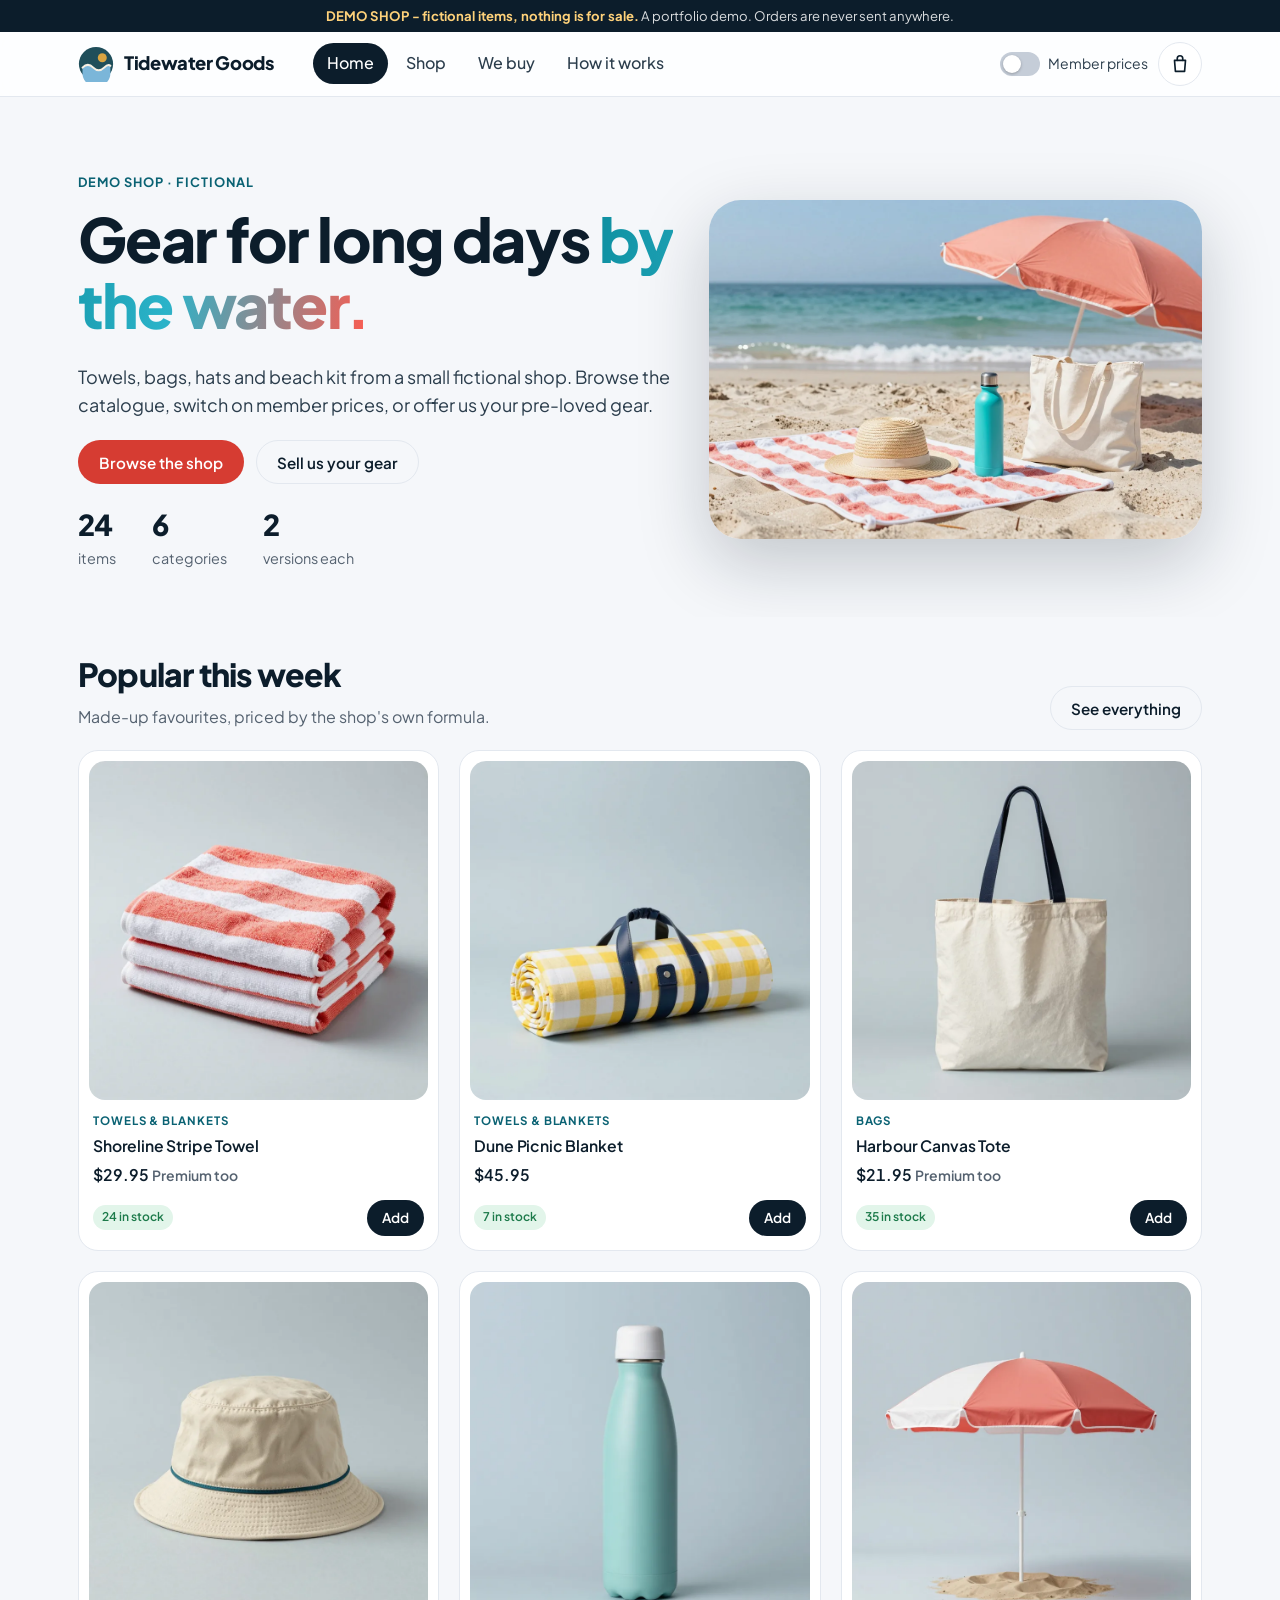
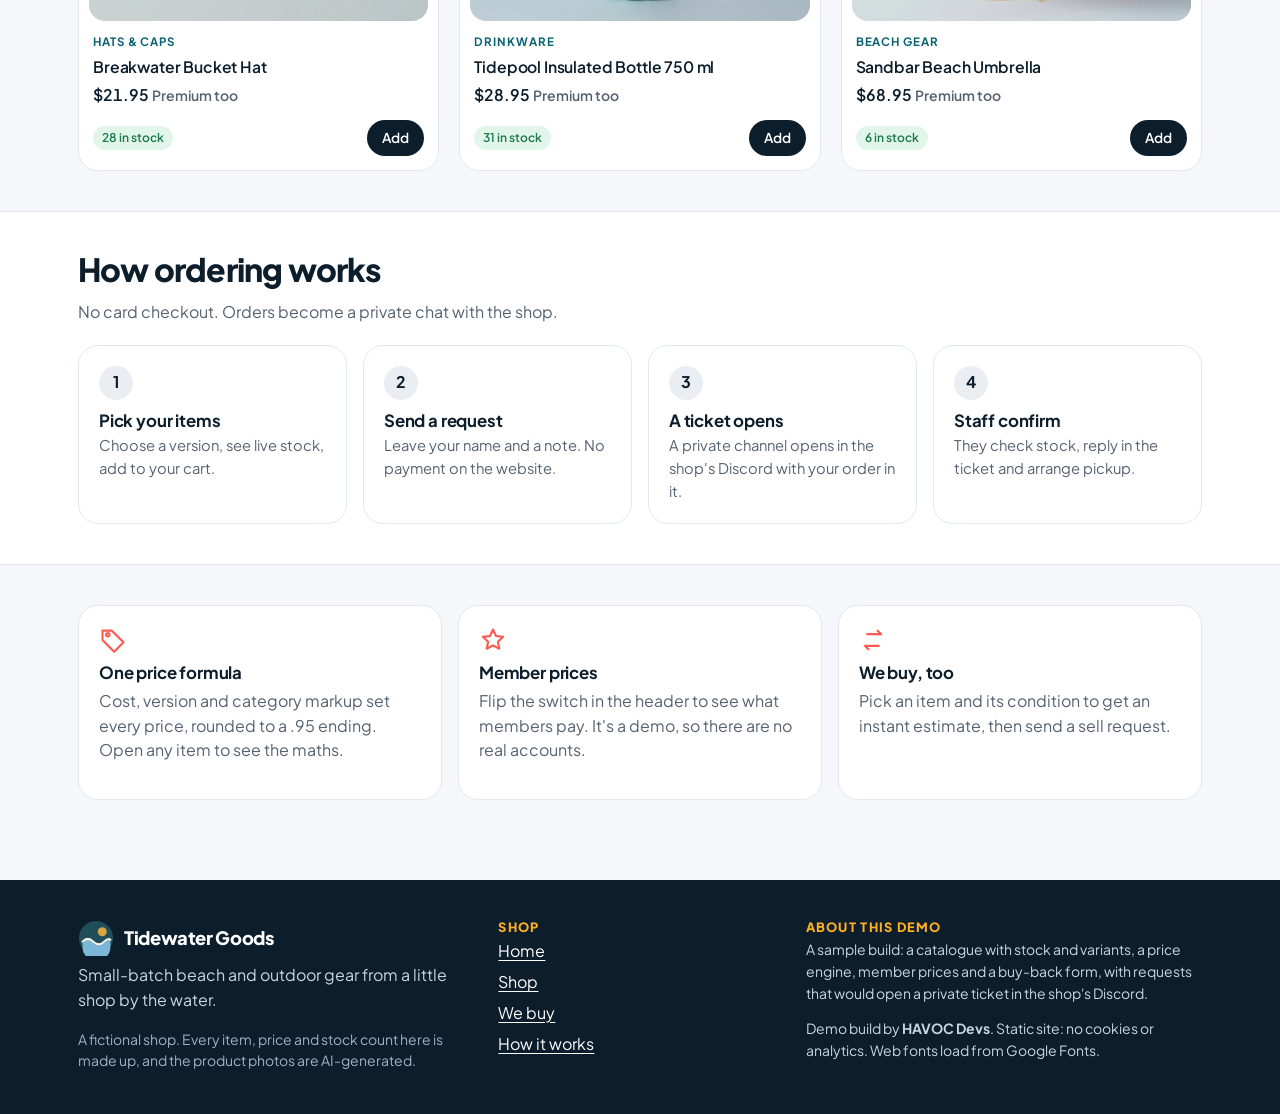
<file: index.html>
<!doctype html>
<html lang="en-AU">
<head>
<meta charset="utf-8">
<meta name="viewport" content="width=device-width, initial-scale=1">
<title>Tidewater Goods · beach and outdoor gear (demo shop)</title>
<meta name="description" content="Tidewater Goods is a fictional demo shop: a catalogue with stock and variants, a price engine, member prices and a buy-back form. Nothing is for sale.">
<meta name="robots" content="noindex">
<meta name="theme-color" content="#16343b">
<link rel="icon" href="assets/favicon.svg" type="image/svg+xml">
<link rel="preconnect" href="https://fonts.googleapis.com">
<link rel="preconnect" href="https://fonts.gstatic.com" crossorigin>
<link rel="stylesheet" href="https://fonts.googleapis.com/css2?family=Plus+Jakarta+Sans:wght@400;500;600;700;800&display=swap">
<link rel="stylesheet" href="assets/css/style.css">
<script src="assets/js/art.js" defer></script>
<script src="assets/js/app.js" defer></script>
</head>
<body data-page="home">
<main id="main">
  <section class="hero">
    <div class="wrap hero-grid">
      <div>
        <span class="eyebrow">Demo shop · fictional</span>
        <h1>Gear for long days <em>by the water.</em></h1>
        <p class="lead">Towels, bags, hats and beach kit from a small fictional shop. Browse the catalogue, switch on member prices, or offer us your pre-loved gear.</p>
        <div class="hero-ctas">
          <a class="btn btn-primary" href="shop.html">Browse the shop</a>
          <a class="btn btn-ghost" href="sell.html">Sell us your gear</a>
        </div>
        <div class="hero-stats" aria-label="Shop at a glance">
          <div><strong id="stat-items">24</strong>items</div>
          <div><strong id="stat-cats">6</strong>categories</div>
          <div><strong>2</strong>versions each</div>
        </div>
      </div>
      <div class="hero-art" id="hero-art" aria-hidden="true"></div>
    </div>
  </section>

  <section class="section">
    <div class="wrap">
      <div class="section-head">
        <div><h2>Popular this week</h2><p>Made-up favourites, priced by the shop's own formula.</p></div>
        <a class="btn btn-ghost" href="shop.html">See everything</a>
      </div>
      <div class="grid" id="featured"></div>
    </div>
  </section>

  <section class="section band">
    <div class="wrap">
      <div class="section-head"><div><h2>How ordering works</h2><p>No card checkout. Orders become a private chat with the shop.</p></div></div>
      <ol class="steps">
        <li><h3>Pick your items</h3><p>Choose a version, see live stock, add to your cart.</p></li>
        <li><h3>Send a request</h3><p>Leave your name and a note. No payment on the website.</p></li>
        <li><h3>A ticket opens</h3><p>A private channel opens in the shop's Discord with your order in it.</p></li>
        <li><h3>Staff confirm</h3><p>They check stock, reply in the ticket and arrange pickup.</p></li>
      </ol>
    </div>
  </section>

  <section class="section">
    <div class="wrap features">
      <div class="feature">
        <svg class="icon" viewBox="0 0 24 24" aria-hidden="true" fill="none" stroke="currentColor" stroke-width="1.8" stroke-linecap="round" stroke-linejoin="round"><path d="M3 12V4h8l10 10-8 8L3 12z"/><circle cx="7.5" cy="7.5" r="1.5"/></svg>
        <h3>One price formula</h3><p class="muted">Cost, version and category markup set every price, rounded to a .95 ending. Open any item to see the maths.</p>
      </div>
      <div class="feature">
        <svg class="icon" viewBox="0 0 24 24" aria-hidden="true" fill="none" stroke="currentColor" stroke-width="1.8" stroke-linecap="round" stroke-linejoin="round"><path d="M12 3l2.6 5.6 6.1.7-4.5 4.2 1.2 6L12 16.6 6.6 19.5l1.2-6L3.3 9.3l6.1-.7z"/></svg>
        <h3>Member prices</h3><p class="muted">Flip the switch in the header to see what members pay. It's a demo, so there are no real accounts.</p>
      </div>
      <div class="feature">
        <svg class="icon" viewBox="0 0 24 24" aria-hidden="true" fill="none" stroke="currentColor" stroke-width="1.8" stroke-linecap="round" stroke-linejoin="round"><path d="M7 7h12l-3-3M17 17H5l3 3"/></svg>
        <h3>We buy, too</h3><p class="muted">Pick an item and its condition to get an instant estimate, then send a sell request.</p>
      </div>
    </div>
  </section>
</main>
<noscript><p class="noscript"><strong>DEMO SHOP - fictional items, nothing is for sale.</strong> This demo needs JavaScript to show its catalogue.</p></noscript>
</body>
</html>
</file>
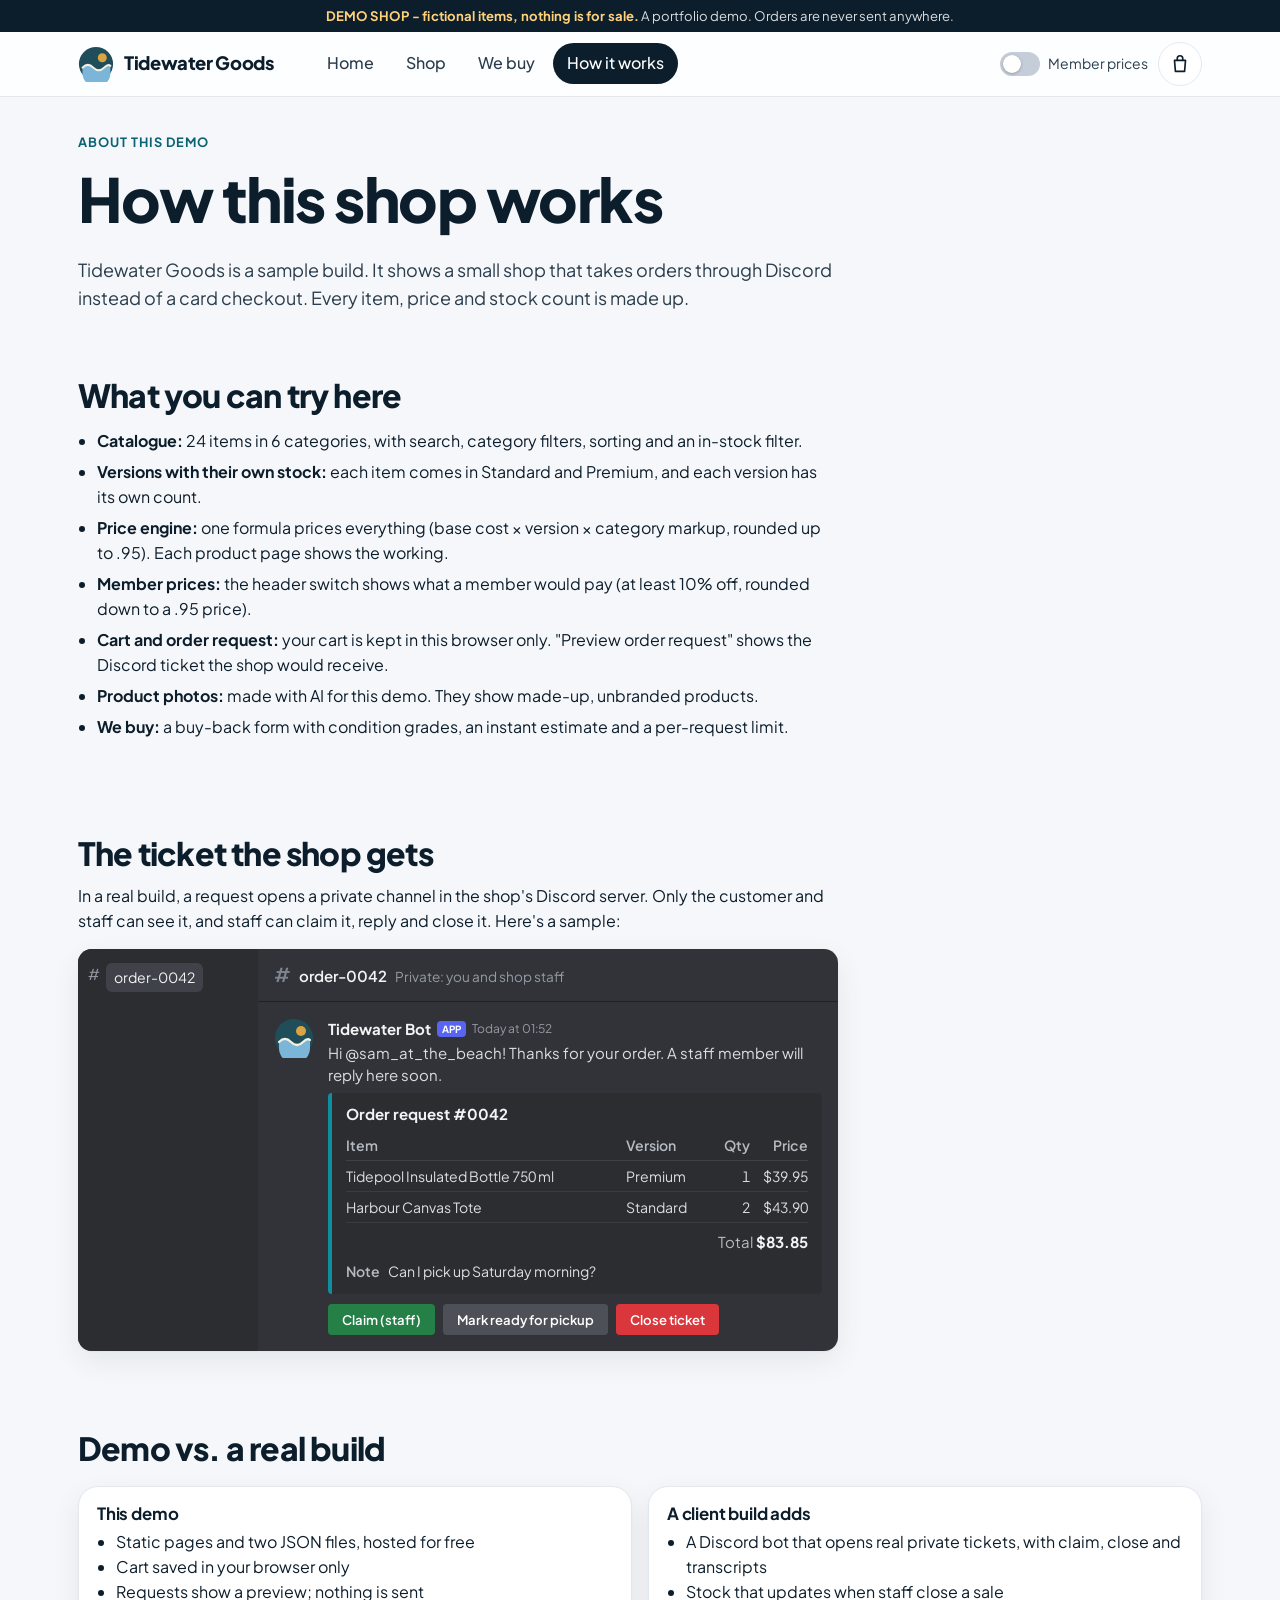
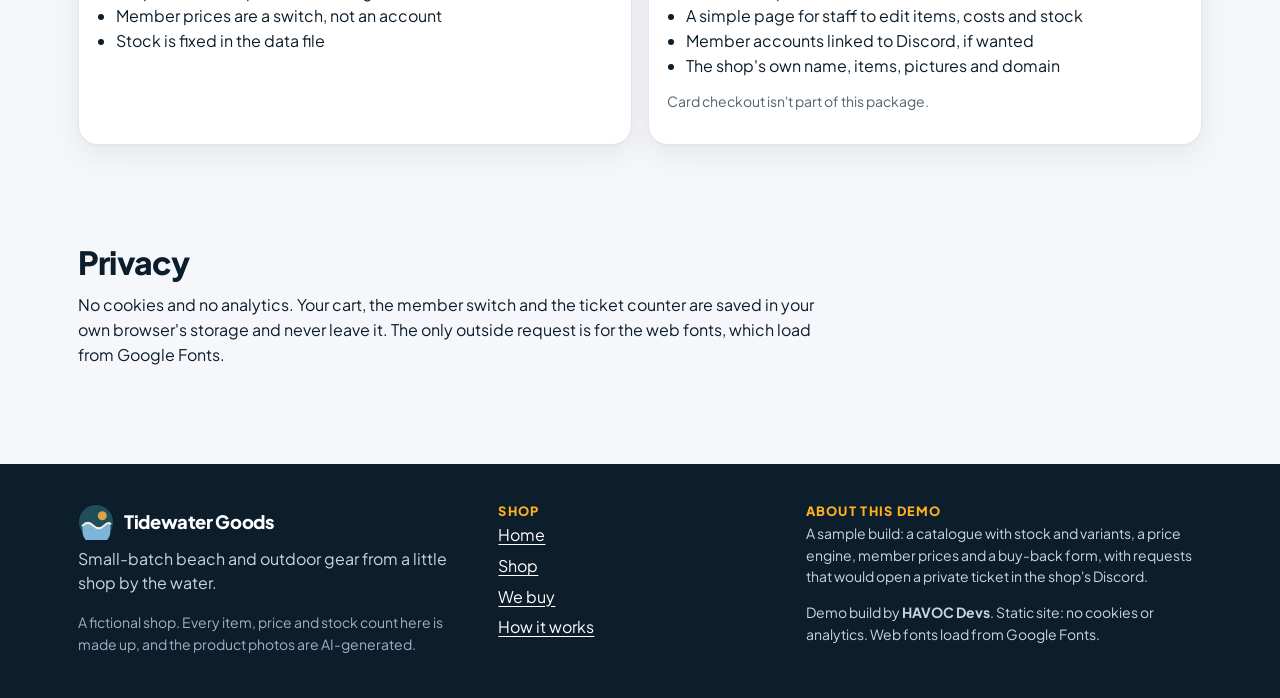
<file: how.html>
<!doctype html>
<html lang="en-AU">
<head>
<meta charset="utf-8">
<meta name="viewport" content="width=device-width, initial-scale=1">
<title>How it works · Tidewater Goods (demo)</title>
<meta name="description" content="How the Tidewater Goods demo shop works, and what a real build for a client adds.">
<meta name="robots" content="noindex">
<meta name="theme-color" content="#16343b">
<link rel="icon" href="assets/favicon.svg" type="image/svg+xml">
<link rel="preconnect" href="https://fonts.googleapis.com">
<link rel="preconnect" href="https://fonts.gstatic.com" crossorigin>
<link rel="stylesheet" href="https://fonts.googleapis.com/css2?family=Plus+Jakarta+Sans:wght@400;500;600;700;800&display=swap">
<link rel="stylesheet" href="assets/css/style.css">
<script src="assets/js/art.js" defer></script>
<script src="assets/js/app.js" defer></script>
</head>
<body data-page="how">
<main id="main">
  <div class="wrap">
    <div class="page-head prose">
      <span class="eyebrow">About this demo</span>
      <h1>How this shop works</h1>
      <p class="lead">Tidewater Goods is a sample build. It shows a small shop that takes orders through Discord instead of a card checkout. Every item, price and stock count is made up.</p>
    </div>

    <section class="section prose">
      <h2>What you can try here</h2>
      <ul>
        <li><strong>Catalogue:</strong> 24 items in 6 categories, with search, category filters, sorting and an in-stock filter.</li>
        <li><strong>Versions with their own stock:</strong> each item comes in Standard and Premium, and each version has its own count.</li>
        <li><strong>Price engine:</strong> one formula prices everything (base cost × version × category markup, rounded up to .95). Each product page shows the working.</li>
        <li><strong>Member prices:</strong> the header switch shows what a member would pay (at least 10% off, rounded down to a .95 price).</li>
        <li><strong>Cart and order request:</strong> your cart is kept in this browser only. "Preview order request" shows the Discord ticket the shop would receive.</li>
        <li><strong>Product photos:</strong> made with AI for this demo. They show made-up, unbranded products.</li>
        <li><strong>We buy:</strong> a buy-back form with condition grades, an instant estimate and a per-request limit.</li>
      </ul>
    </section>

    <section class="section">
      <div class="prose"><h2>The ticket the shop gets</h2>
      <p>In a real build, a request opens a private channel in the shop's Discord server. Only the customer and staff can see it, and staff can claim it, reply and close it. Here's a sample:</p></div>
      <div id="ticket-demo" style="max-width:760px"></div>
    </section>

    <section class="section">
      <h2>Demo vs. a real build</h2>
      <div class="compare">
        <div class="panel">
          <h3>This demo</h3>
          <ul>
            <li>Static pages and two JSON files, hosted for free</li>
            <li>Cart saved in your browser only</li>
            <li>Requests show a preview; nothing is sent</li>
            <li>Member prices are a switch, not an account</li>
            <li>Stock is fixed in the data file</li>
          </ul>
        </div>
        <div class="panel">
          <h3>A client build adds</h3>
          <ul>
            <li>A Discord bot that opens real private tickets, with claim, close and transcripts</li>
            <li>Stock that updates when staff close a sale</li>
            <li>A simple page for staff to edit items, costs and stock</li>
            <li>Member accounts linked to Discord, if wanted</li>
            <li>The shop's own name, items, pictures and domain</li>
          </ul>
          <p class="small muted" style="margin-top:12px">Card checkout isn't part of this package.</p>
        </div>
      </div>
    </section>

    <section class="section prose">
      <h2>Privacy</h2>
      <p>No cookies and no analytics. Your cart, the member switch and the ticket counter are saved in your own browser's storage and never leave it. The only outside request is for the web fonts, which load from Google Fonts.</p>
    </section>
  </div>
</main>
<noscript><p class="noscript"><strong>DEMO SHOP - fictional items, nothing is for sale.</strong> This demo needs JavaScript to show its catalogue.</p></noscript>
</body>
</html>
</file>
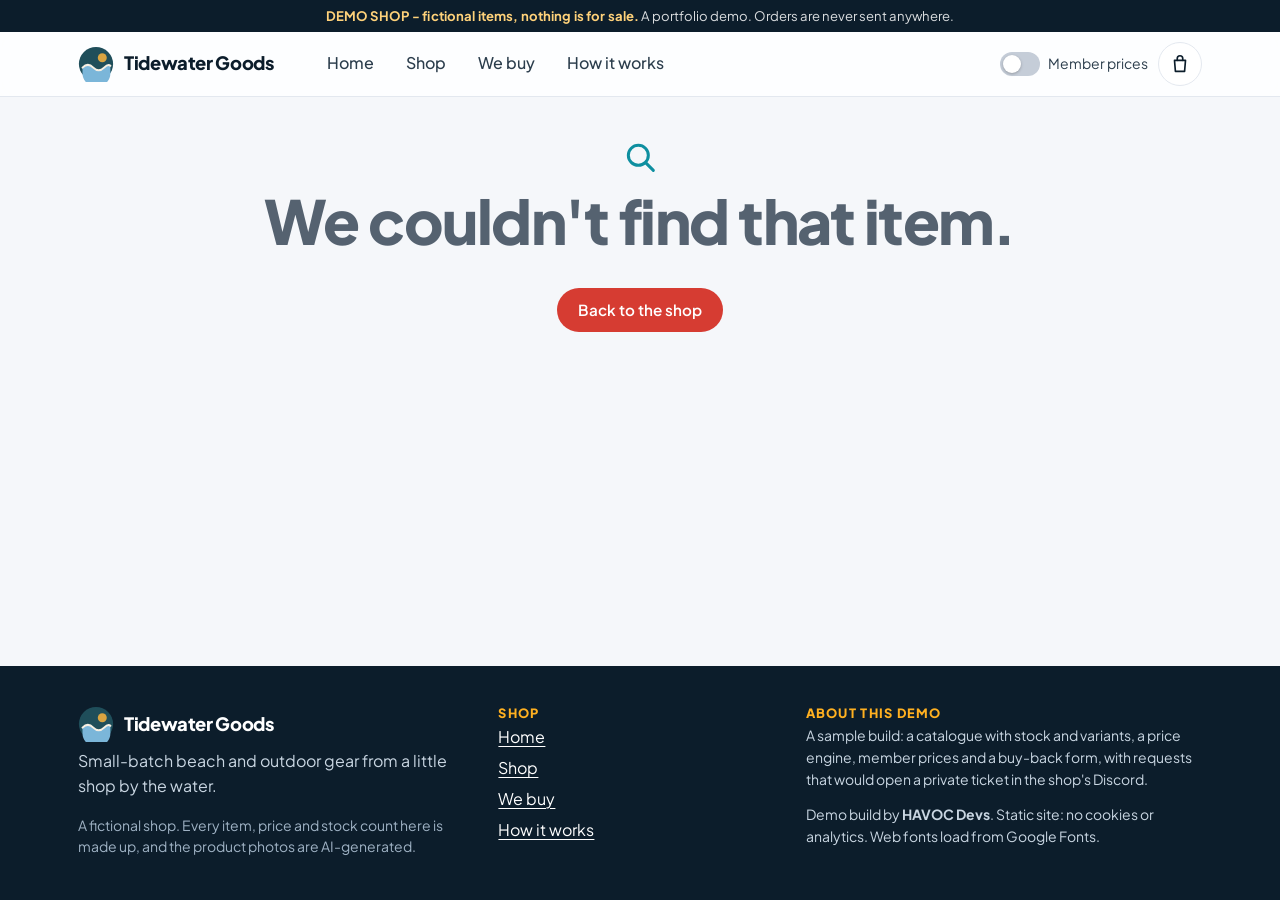
<file: item.html>
<!doctype html>
<html lang="en-AU">
<head>
<meta charset="utf-8">
<meta name="viewport" content="width=device-width, initial-scale=1">
<title>Item · Tidewater Goods (demo)</title>
<meta name="description" content="A product page from the Tidewater Goods demo shop. Fictional item, nothing is for sale.">
<meta name="robots" content="noindex">
<meta name="theme-color" content="#16343b">
<link rel="icon" href="assets/favicon.svg" type="image/svg+xml">
<link rel="preconnect" href="https://fonts.googleapis.com">
<link rel="preconnect" href="https://fonts.gstatic.com" crossorigin>
<link rel="stylesheet" href="https://fonts.googleapis.com/css2?family=Plus+Jakarta+Sans:wght@400;500;600;700;800&display=swap">
<link rel="stylesheet" href="assets/css/style.css">
<script src="assets/js/art.js" defer></script>
<script src="assets/js/app.js" defer></script>
</head>
<body data-page="item">
<main id="main">
  <div class="wrap" id="item"></div>
</main>
<noscript><p class="noscript"><strong>DEMO SHOP - fictional items, nothing is for sale.</strong> This demo needs JavaScript to show its catalogue.</p></noscript>
</body>
</html>
</file>
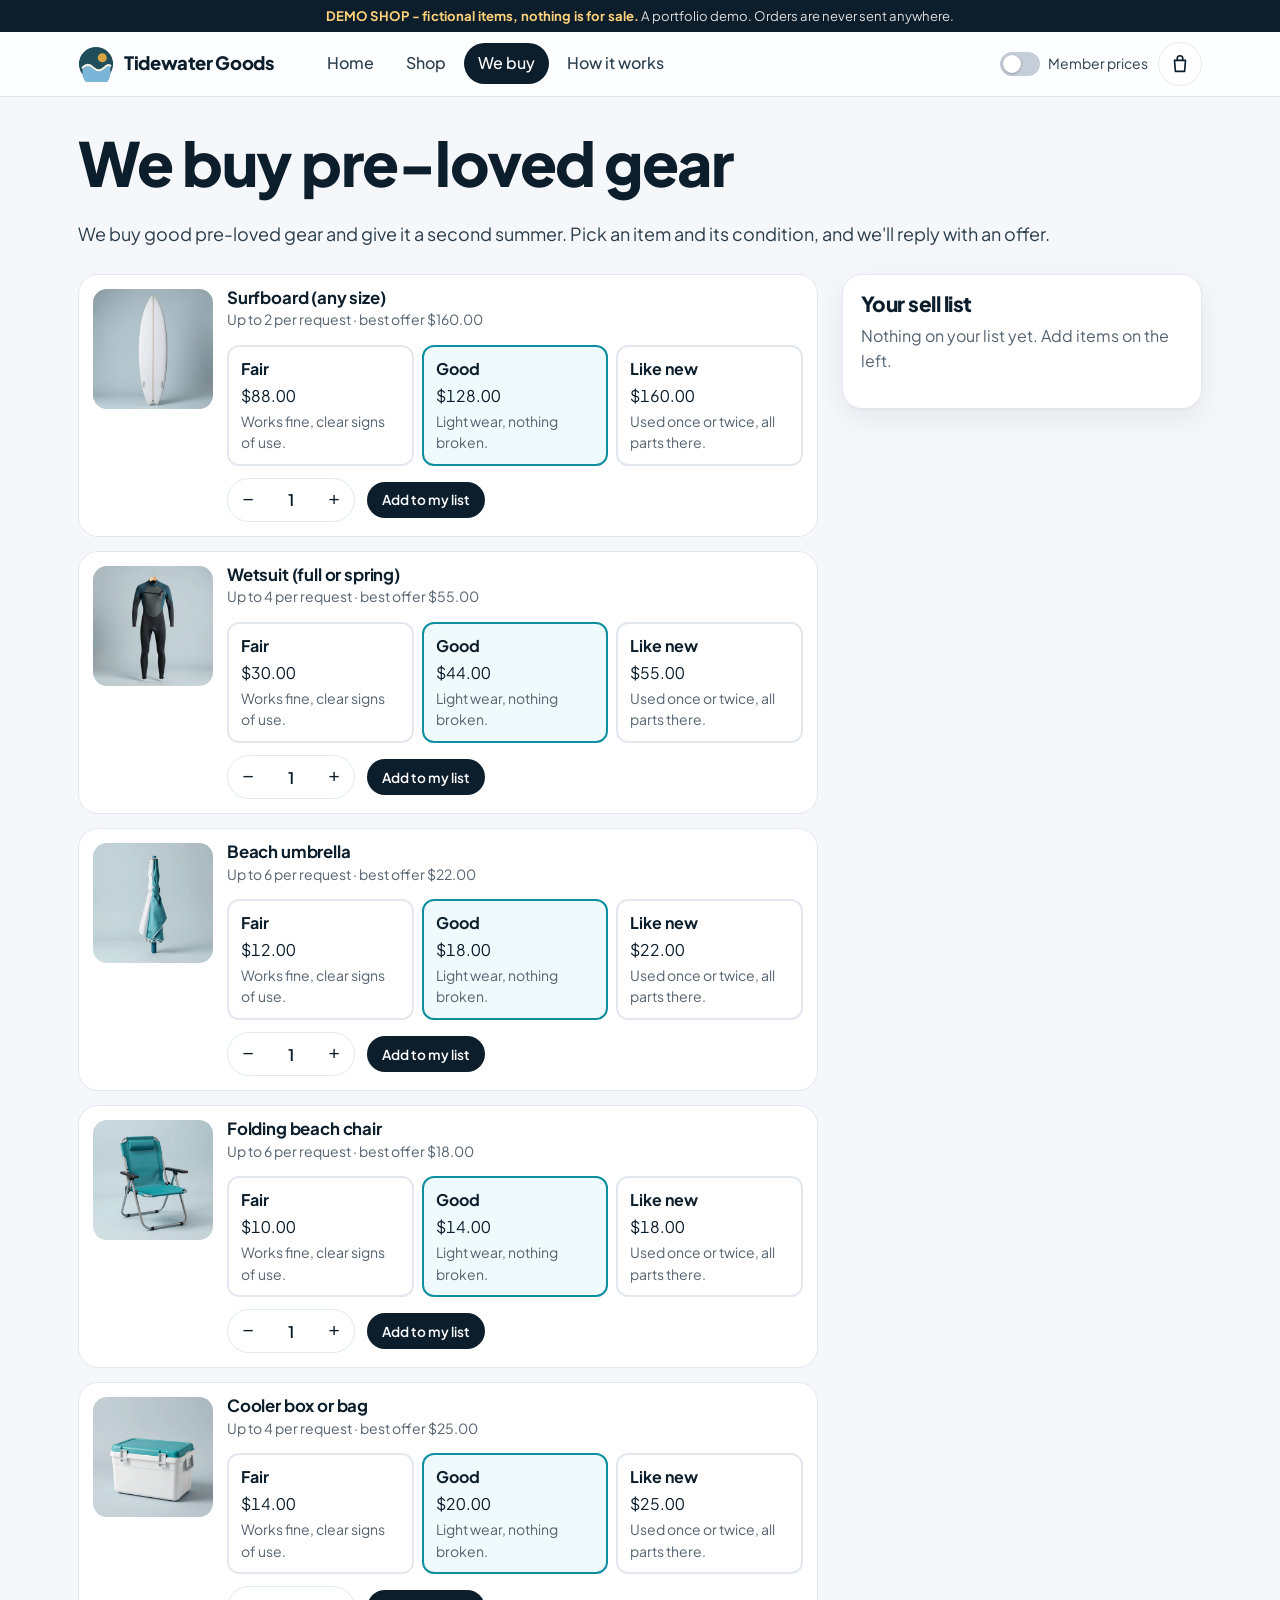
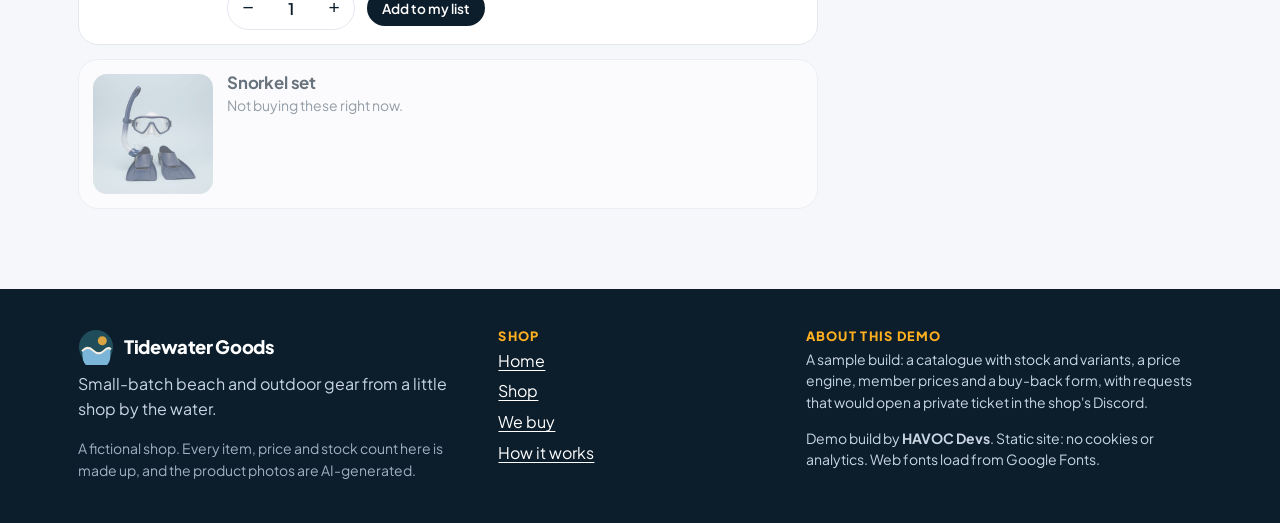
<file: sell.html>
<!doctype html>
<html lang="en-AU">
<head>
<meta charset="utf-8">
<meta name="viewport" content="width=device-width, initial-scale=1">
<title>We buy · Tidewater Goods (demo)</title>
<meta name="description" content="The Tidewater Goods buy-back page: pick an item and its condition for an instant estimate. A demo shop, nothing is sent.">
<meta name="robots" content="noindex">
<meta name="theme-color" content="#16343b">
<link rel="icon" href="assets/favicon.svg" type="image/svg+xml">
<link rel="preconnect" href="https://fonts.googleapis.com">
<link rel="preconnect" href="https://fonts.gstatic.com" crossorigin>
<link rel="stylesheet" href="https://fonts.googleapis.com/css2?family=Plus+Jakarta+Sans:wght@400;500;600;700;800&display=swap">
<link rel="stylesheet" href="assets/css/style.css">
<script src="assets/js/art.js" defer></script>
<script src="assets/js/app.js" defer></script>
</head>
<body data-page="sell">
<main id="main">
  <div class="wrap">
    <div class="page-head">
      <h1>We buy pre-loved gear</h1>
      <p class="lead" id="buy-intro"></p>
    </div>
    <div class="sell-grid">
      <div class="buy-list" id="buy-list"></div>
      <aside class="sell-side">
        <div class="panel">
          <h2 style="font-size:1.3rem">Your sell list</h2>
          <div id="sell-summary"></div>
        </div>
      </aside>
    </div>
  </div>
</main>
<noscript><p class="noscript"><strong>DEMO SHOP - fictional items, nothing is for sale.</strong> This demo needs JavaScript to show its catalogue.</p></noscript>
</body>
</html>
</file>
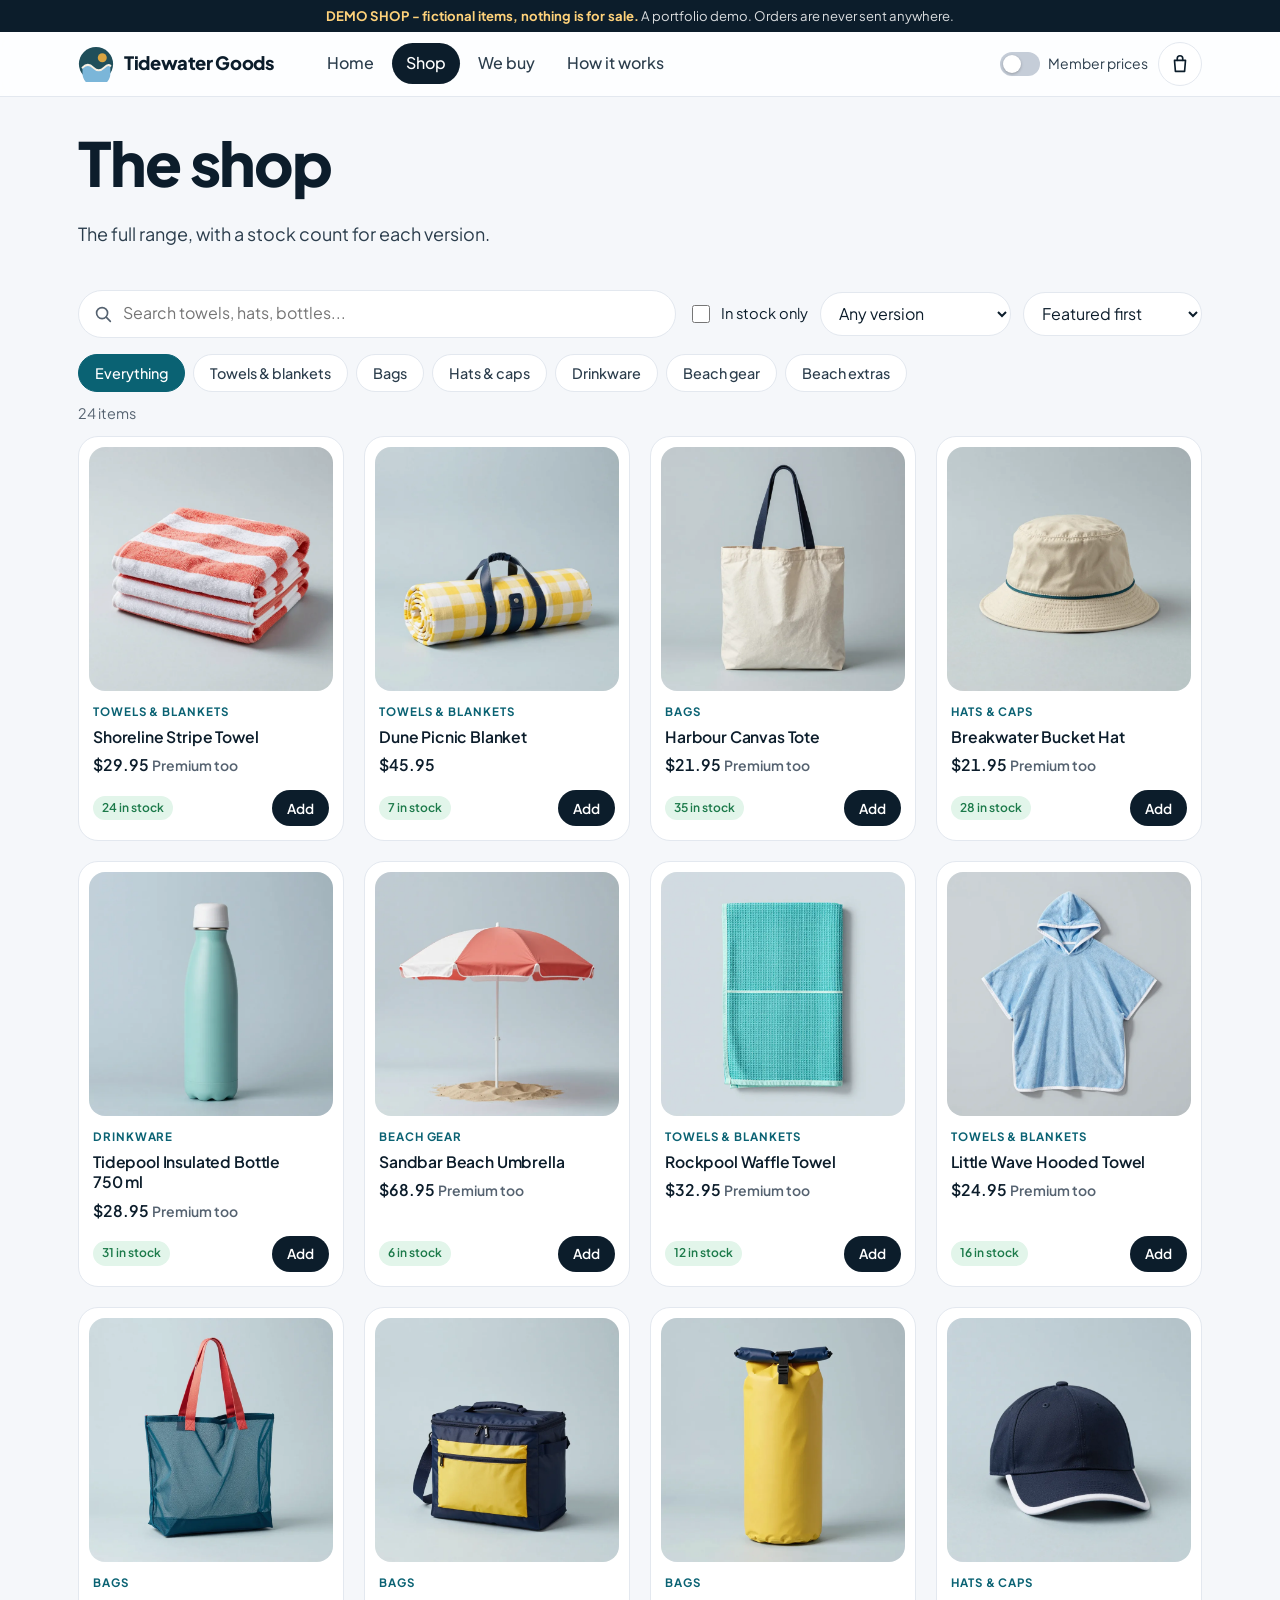
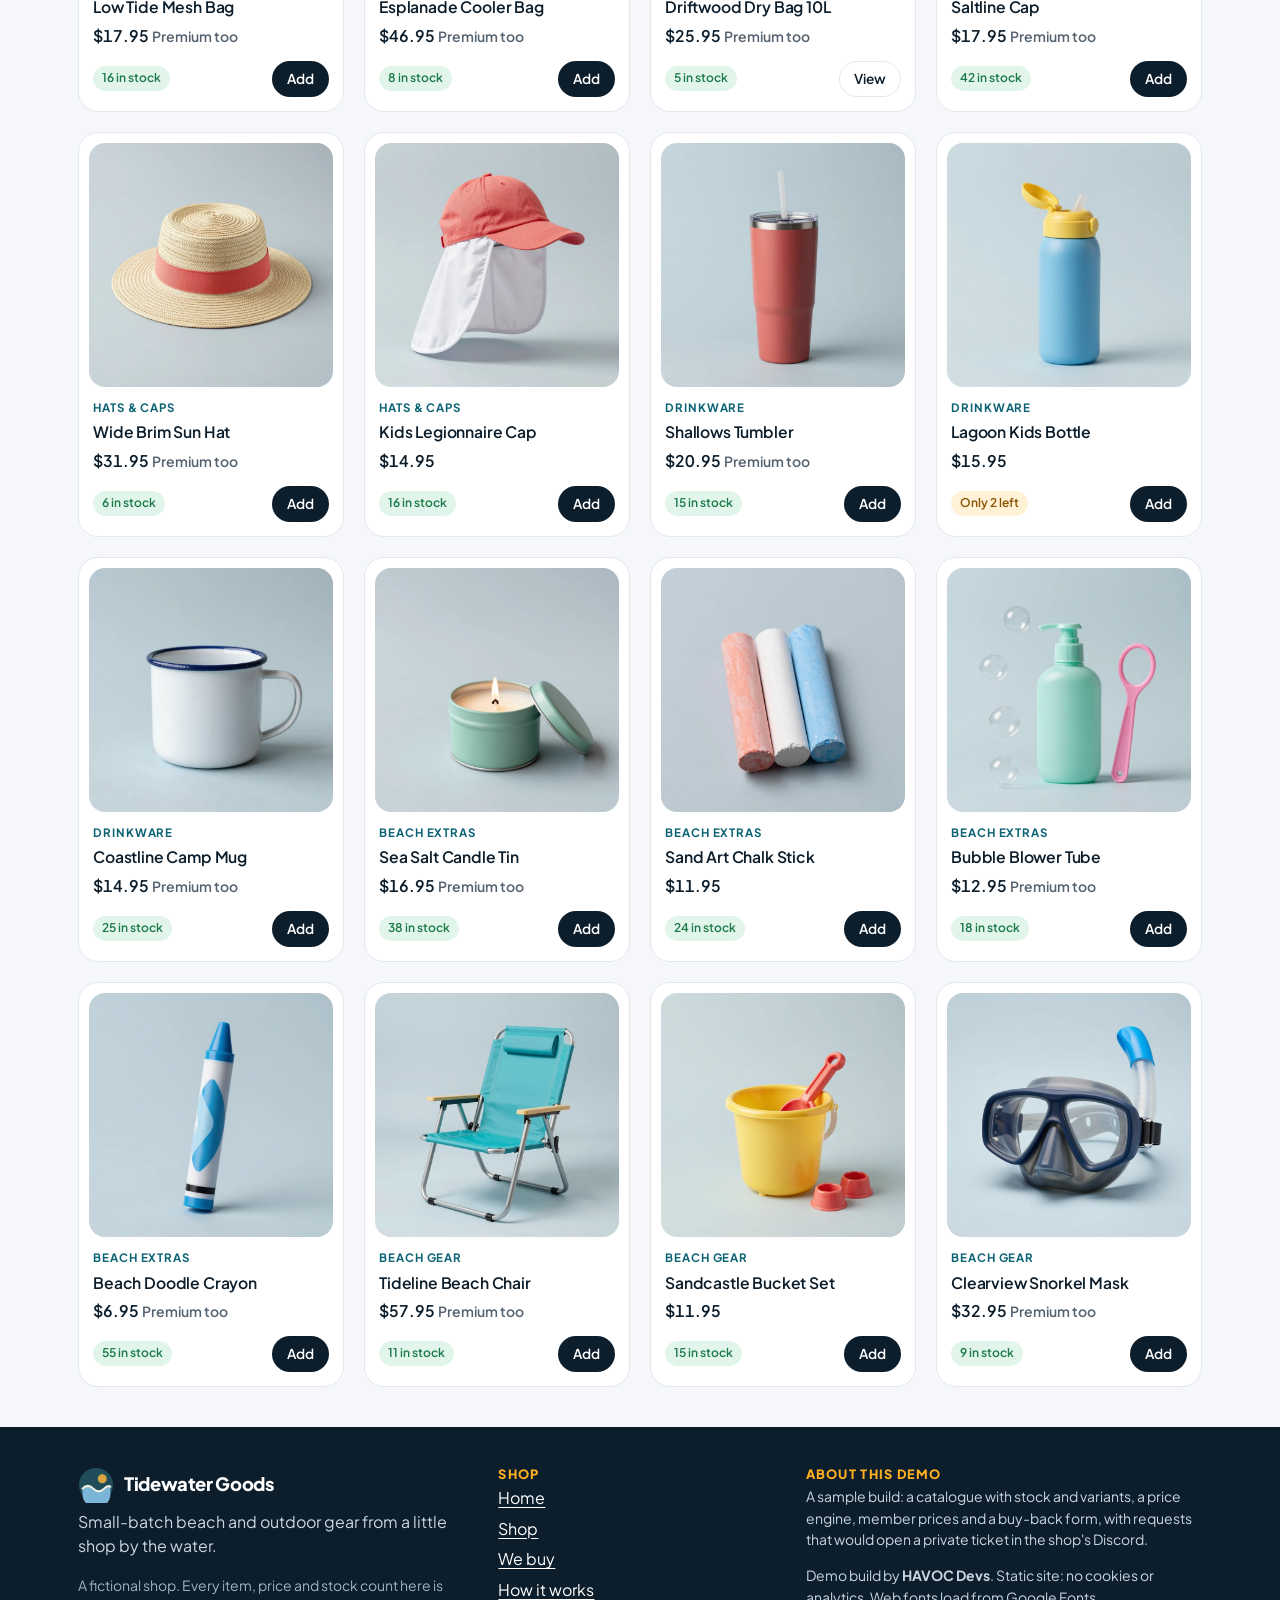
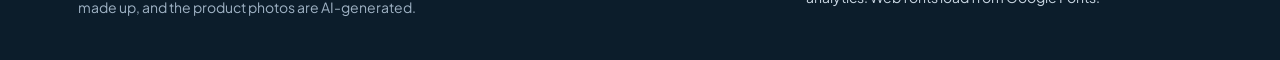
<file: shop.html>
<!doctype html>
<html lang="en-AU">
<head>
<meta charset="utf-8">
<meta name="viewport" content="width=device-width, initial-scale=1">
<title>Shop · Tidewater Goods (demo)</title>
<meta name="description" content="The Tidewater Goods catalogue: fictional beach and outdoor gear with stock, versions and member prices. A demo shop, nothing is for sale.">
<meta name="robots" content="noindex">
<meta name="theme-color" content="#16343b">
<link rel="icon" href="assets/favicon.svg" type="image/svg+xml">
<link rel="preconnect" href="https://fonts.googleapis.com">
<link rel="preconnect" href="https://fonts.gstatic.com" crossorigin>
<link rel="stylesheet" href="https://fonts.googleapis.com/css2?family=Plus+Jakarta+Sans:wght@400;500;600;700;800&display=swap">
<link rel="stylesheet" href="assets/css/style.css">
<script src="assets/js/art.js" defer></script>
<script src="assets/js/app.js" defer></script>
</head>
<body data-page="shop">
<main id="main">
  <div class="wrap">
    <div class="page-head">
      <h1>The shop</h1>
      <p class="lead">The full range, with a stock count for each version.</p>
    </div>
    <div class="toolbar">
      <form class="search" id="search-form" role="search">
        <svg class="icon" viewBox="0 0 24 24" aria-hidden="true" fill="none" stroke="currentColor" stroke-width="1.8" stroke-linecap="round"><circle cx="11" cy="11" r="6"/><path d="M20 20l-4.5-4.5"/></svg>
        <label for="q" class="visually-hidden">Search the shop</label>
        <input id="q" type="search" placeholder="Search towels, hats, bottles..." autocomplete="off" maxlength="60">
      </form>
      <label class="check"><input type="checkbox" id="in-stock"> In stock only</label>
      <label class="visually-hidden" for="band">Version</label>
      <select class="select" id="band">
        <option value="all">Any version</option>
        <option value="standard">Standard available</option>
        <option value="premium">Premium available</option>
      </select>
      <label class="visually-hidden" for="sort">Sort by</label>
      <select class="select" id="sort">
        <option value="featured">Featured first</option>
        <option value="price-asc">Price: low to high</option>
        <option value="price-desc">Price: high to low</option>
        <option value="name">Name A to Z</option>
      </select>
    </div>
    <div class="chips" id="cat-chips" role="group" aria-label="Categories"></div>
    <p class="result-count" id="result-count" aria-live="polite"></p>
    <div class="grid grid-4" id="grid"></div>
  </div>
</main>
<noscript><p class="noscript"><strong>DEMO SHOP - fictional items, nothing is for sale.</strong> This demo needs JavaScript to show its catalogue.</p></noscript>
</body>
</html>
</file>
<file: assets/css/style.css>
/* Tidewater Goods demo shop. Coastal palette, light theme, mobile first. */
:root {
  --ink: #0c1d2b;
  --ink-2: #2b3d4c;
  --muted: #556270;
  --sand: #f5f7fa;
  --sand-2: #eaeef3;
  --paper: #ffffff;
  --teal: #0e8fa0;
  --teal-d: #0a6273;
  --coral: #ff5a4e;
  --coral-d: #d63c32;
  --gold: #ffb020;
  --sky: #7cc4f2;
  --line: #e3e8ef;
  --ok: #1c7a4a;
  --warn: #8a5100;
  --bad: #b3261e;
  --radius: 20px;
  --radius-s: 12px;
  --shadow: 0 1px 2px rgba(12, 29, 43, .04), 0 10px 30px rgba(12, 29, 43, .07);
  --shadow-l: 0 24px 70px rgba(12, 29, 43, .22);
  --font: "Plus Jakarta Sans", "Inter", system-ui, -apple-system, "Segoe UI", Roboto, Arial, sans-serif;
  --display: "Plus Jakarta Sans", "Inter", system-ui, -apple-system, "Segoe UI", Roboto, Arial, sans-serif;
  color-scheme: light;
}
*, *::before, *::after { box-sizing: border-box; }
html { -webkit-text-size-adjust: 100%; scroll-behavior: smooth; }
body {
  margin: 0; background: var(--sand); color: var(--ink); font: 16px/1.55 var(--font);
  min-height: 100vh; display: flex; flex-direction: column; overflow-x: hidden;
}
main { flex: 1; }
img, svg { max-width: 100%; }
a { color: var(--teal-d); text-underline-offset: 3px; }
a:hover { color: var(--coral-d); }
h1, h2, h3 { font-family: var(--display); line-height: 1.1; margin: 0 0 .4em; letter-spacing: -.025em; }
h1 { font-size: clamp(2.1rem, 5vw, 3.8rem); font-weight: 800; }
h2 { font-size: clamp(1.4rem, 2.6vw, 2rem); font-weight: 800; }
h3 { font-size: 1.05rem; font-weight: 700; letter-spacing: -.01em; }
p { margin: 0 0 1em; }
.wrap { width: 100%; max-width: 1180px; margin: 0 auto; padding: 0 16px; }
@media (min-width: 720px) { .wrap { padding: 0 28px; } }
.muted { color: var(--muted); }
.small { font-size: .875rem; }
.lead { font-size: 1.125rem; color: var(--ink-2); }
.num { text-align: right; font-variant-numeric: tabular-nums; }
:focus-visible { outline: 3px solid var(--coral); outline-offset: 2px; border-radius: 6px; }
.skip { position: absolute; left: -999px; top: 8px; z-index: 100; background: var(--ink); color: #fff; padding: 8px 14px; border-radius: 8px; }
.skip:focus { left: 8px; color: #fff; }
.icon { width: 22px; height: 22px; display: inline-block; vertical-align: middle; }
.no-scroll { overflow: hidden; }

/* ribbon + header */
.ribbon {
  background: var(--ink);
  color: #fff; text-align: center; font-size: .82rem; padding: 7px 16px; line-height: 1.35;
}
.ribbon strong { color: #ffd27a; letter-spacing: .01em; }
.ribbon span { opacity: .85; }
.site-header { position: sticky; top: 0; z-index: 40; background: rgba(255, 255, 255, .82); backdrop-filter: saturate(1.6) blur(14px); border-bottom: 1px solid var(--line); }
.header-row { display: flex; align-items: center; gap: 16px; min-height: 64px; flex-wrap: wrap; }
.brand { display: inline-flex; align-items: center; gap: 10px; font-family: var(--display); font-weight: 800; font-size: 1.15rem; letter-spacing: -.02em; color: var(--ink); text-decoration: none; }
.brand:hover { color: var(--ink); }
.logo { width: 36px; height: 36px; flex: none; }
.main-nav { order: 3; width: 100%; overflow-x: auto; scrollbar-width: none; }
.main-nav::-webkit-scrollbar { display: none; }
.main-nav ul { display: flex; gap: 4px; list-style: none; margin: 0; padding: 0 0 8px; }
.main-nav a { display: block; padding: 8px 14px; border-radius: 999px; text-decoration: none; color: var(--ink-2); font-weight: 500; white-space: nowrap; }
.main-nav a:hover { background: var(--sand-2); color: var(--ink); }
.main-nav a[aria-current="page"] { background: var(--ink); color: #fff; }
.header-tools { margin-left: auto; display: flex; align-items: center; gap: 10px; }
@media (min-width: 900px) {
  .main-nav { order: 0; width: auto; margin-left: 24px; }
  .main-nav ul { padding: 0; }
}
.member-toggle { display: inline-flex; align-items: center; gap: 8px; cursor: pointer; font-size: .875rem; color: var(--ink-2); user-select: none; }
.member-toggle input { position: absolute; opacity: 0; width: 1px; height: 1px; }
.switch { width: 40px; height: 24px; border-radius: 999px; background: #c5cdd8; position: relative; transition: background .2s; flex: none; }
.switch::after { content: ""; position: absolute; top: 3px; left: 3px; width: 18px; height: 18px; border-radius: 50%; background: #fff; box-shadow: 0 1px 3px rgba(0, 0, 0, .25); transition: transform .2s; }
.member-toggle input:checked + .switch { background: var(--teal); }
.member-toggle input:checked + .switch::after { transform: translateX(16px); }
.member-toggle input:focus-visible + .switch { outline: 3px solid var(--coral); outline-offset: 2px; }
@media (max-width: 420px) { .mt-label { position: absolute; width: 1px; height: 1px; overflow: hidden; clip: rect(0 0 0 0); } }
.cart-button { position: relative; display: inline-grid; place-items: center; width: 44px; height: 44px; border-radius: 50%; border: 1px solid var(--line); background: #fff; color: var(--ink); cursor: pointer; }
.cart-button:hover { border-color: var(--teal); }
.cart-count { position: absolute; top: -4px; right: -4px; min-width: 20px; height: 20px; padding: 0 5px; border-radius: 999px; background: var(--coral-d); color: #fff; font-size: .72rem; font-weight: 700; display: grid; place-items: center; }

/* buttons */
.btn { display: inline-flex; align-items: center; justify-content: center; gap: 8px; min-height: 44px; padding: 0 20px; border-radius: 999px; border: 1px solid transparent; font: 600 .95rem var(--font); cursor: pointer; text-decoration: none; transition: transform .08s, background .2s, border-color .2s, color .2s; background: var(--ink); color: #fff; }
.btn:hover { background: var(--teal-d); color: #fff; }
.btn:active { transform: translateY(1px); }
.btn[disabled] { opacity: .45; cursor: not-allowed; }
.btn-primary { background: var(--coral-d); }
.btn-primary:hover { background: #b8412f; }
.btn-ghost { background: transparent; color: var(--ink); border-color: var(--line); }
.btn-ghost:hover { background: #fff; color: var(--ink); border-color: var(--teal); }
.btn-small { min-height: 36px; padding: 0 14px; font-size: .85rem; }
.btn-block { width: 100%; }
.link-btn { background: none; border: 0; padding: 0; color: var(--teal-d); font: inherit; text-decoration: underline; text-underline-offset: 3px; cursor: pointer; }
.icon-btn { display: inline-grid; place-items: center; width: 40px; height: 40px; border-radius: 50%; border: 0; background: transparent; color: var(--ink); cursor: pointer; }
.icon-btn:hover { background: var(--sand-2); }
.icon-btn.small { width: 30px; height: 30px; vertical-align: middle; }
.icon-btn.small .icon { width: 16px; height: 16px; }

/* badges */
.badge { display: inline-flex; align-items: center; gap: 4px; font-size: .75rem; font-weight: 600; padding: 3px 9px; border-radius: 999px; white-space: nowrap; }
.badge-in { background: #e2f5ea; color: var(--ok); }
.badge-low { background: #fff2d6; color: var(--warn); }
.badge-out { background: #fde4e1; color: var(--bad); }
.badge-member { background: #dff4f7; color: var(--teal-d); }
.price-member { color: var(--teal); font-weight: 700; }

/* hero */
.hero { padding: 40px 0 28px; position: relative; overflow: hidden; }
.hero-grid { display: grid; gap: 28px; align-items: center; }
@media (min-width: 900px) { .hero { padding: 72px 0 48px; } .hero-grid { grid-template-columns: 1.1fr .9fr; } }
.eyebrow { display: inline-flex; align-items: center; gap: 8px; font-size: .8rem; font-weight: 700; text-transform: uppercase; letter-spacing: .08em; color: var(--teal-d); margin-bottom: 12px; }
.hero h1 em { font-style: normal; background: linear-gradient(100deg, var(--teal) 0%, #2bb3c9 45%, var(--coral) 100%); -webkit-background-clip: text; background-clip: text; color: transparent; }
.hero-ctas { display: flex; gap: 12px; flex-wrap: wrap; margin: 22px 0 18px; }
.hero-stats { display: flex; gap: 36px; flex-wrap: wrap; font-size: .9rem; color: var(--muted); }
.hero-stats strong { display: block; font-family: var(--display); font-size: 1.8rem; font-weight: 800; letter-spacing: -.03em; color: var(--ink); }
.hero-art { position: relative; aspect-ratio: 1 / 1; max-width: 480px; width: 100%; margin: 0 auto; }
.hero-art::before { content: ""; position: absolute; inset: 4%; border-radius: 40px; background: radial-gradient(120% 80% at 80% 0%, #ffffff 0, #dff4fb 40%, #bfe6f5 100%); box-shadow: var(--shadow); }
.hero-art::after { content: ""; position: absolute; left: 4%; right: 4%; bottom: 4%; height: 40%; border-radius: 0 0 40px 40px; background: linear-gradient(180deg, #4cc3d9 0%, #0e8fa0 60%, #0a6273 100%); clip-path: path("M0 30 C 60 0, 120 60, 180 30 S 300 0, 440 30 L 440 400 L 0 400 Z"); }
.ha { position: absolute; z-index: 1; filter: drop-shadow(0 14px 22px rgba(12, 29, 43, .20)); }
.ha .tw-art .tw-bg { display: none; }
.ha-1 { width: 56%; left: 4%; top: 2%; transform: rotate(-8deg); }
.ha-2 { width: 46%; right: 4%; top: 30%; }
.ha-3 { width: 34%; left: 16%; bottom: 6%; }
.ha-4 { width: 38%; right: 16%; bottom: 0; transform: rotate(6deg); }
@media (prefers-reduced-motion: no-preference) {
  .ha-1 { animation: bob 7s ease-in-out infinite; }
  .ha-2 { animation: bob 8s ease-in-out -2s infinite; }
  @keyframes bob { 50% { translate: 0 -6px; } }
}

/* sections */
.section { padding: 40px 0; }
.section-head { display: flex; align-items: end; justify-content: space-between; gap: 16px; margin-bottom: 20px; flex-wrap: wrap; }
.section-head p { margin: 0; color: var(--muted); }
.band { background: var(--paper); border-top: 1px solid var(--line); border-bottom: 1px solid var(--line); }
.steps { display: grid; gap: 16px; counter-reset: s; list-style: none; padding: 0; margin: 0; }
@media (min-width: 720px) { .steps { grid-template-columns: repeat(4, 1fr); } }
.steps li { background: #fff; border: 1px solid var(--line); border-radius: var(--radius); padding: 20px; position: relative; }
.steps li::before { counter-increment: s; content: counter(s); display: grid; place-items: center; width: 34px; height: 34px; border-radius: 50%; background: var(--sand-2); color: var(--ink); font-weight: 700; margin-bottom: 12px; }
.steps h3 { margin-bottom: 4px; }
.steps p { margin: 0; color: var(--muted); font-size: .92rem; }
.features { display: grid; gap: 16px; }
@media (min-width: 720px) { .features { grid-template-columns: repeat(3, 1fr); } }
.feature { padding: 20px; border-radius: var(--radius); background: #fff; border: 1px solid var(--line); }
.feature .icon { width: 28px; height: 28px; color: var(--coral); margin-bottom: 10px; }

/* grid + cards */
.grid { display: grid; gap: 16px; grid-template-columns: repeat(2, minmax(0, 1fr)); }
@media (min-width: 720px) { .grid { grid-template-columns: repeat(3, minmax(0, 1fr)); gap: 20px; } }
@media (min-width: 1040px) { .grid-4 { grid-template-columns: repeat(4, minmax(0, 1fr)); } }
.card { background: #fff; border: 1px solid var(--line); border-radius: var(--radius); overflow: hidden; display: flex; flex-direction: column; transition: transform .18s, box-shadow .18s, border-color .18s; }
.card:hover { transform: translateY(-4px); box-shadow: var(--shadow); border-color: #d3dbe5; }
.card-art { display: block; padding: 10px 10px 0; }
.card-art .tw-art { display: block; width: 100%; height: auto; aspect-ratio: 1 / 1; }
.card.is-out .card-art { filter: grayscale(.7); opacity: .7; }
.card-body { padding: 12px 14px 14px; display: flex; flex-direction: column; gap: 6px; flex: 1; }
.card-cat { font-size: .72rem; text-transform: uppercase; letter-spacing: .08em; color: var(--teal-d); font-weight: 700; }
.card-title { font-family: var(--font); font-size: .98rem; font-weight: 600; margin: 0; line-height: 1.3; }
.card-title a { color: var(--ink); text-decoration: none; }
.card-title a::after { content: ""; position: absolute; inset: 0; }
.card { position: relative; }
.card-title a:hover { color: var(--coral-d); }
.card-price { font-weight: 600; font-variant-numeric: tabular-nums; }
.card-foot { margin-top: auto; display: flex; align-items: center; justify-content: space-between; gap: 8px; flex-wrap: wrap; padding-top: 6px; }
.card-foot .btn, .card-foot a { position: relative; z-index: 1; }
@media (max-width: 420px) { .card-foot .badge { font-size: .7rem; padding: 2px 7px; } }

/* shop page */
.page-head { padding: 32px 0 8px; }
.toolbar { display: grid; gap: 12px; margin: 16px 0 12px; }
@media (min-width: 900px) { .toolbar { grid-template-columns: 1fr auto auto auto; align-items: center; } }
.search { position: relative; }
.search .icon { position: absolute; left: 14px; top: 50%; transform: translateY(-50%); color: var(--muted); }
.search input { width: 100%; min-height: 48px; padding: 0 16px 0 44px; border-radius: 999px; border: 1px solid var(--line); background: #fff; font: inherit; color: var(--ink); }
.search input:focus { border-color: var(--teal); outline: none; box-shadow: 0 0 0 4px rgba(47, 125, 134, .15); }
.select { min-height: 44px; border-radius: 999px; border: 1px solid var(--line); background: #fff; padding: 0 14px; font: inherit; color: var(--ink); }
.check { display: inline-flex; align-items: center; gap: 8px; font-size: .92rem; cursor: pointer; }
.check input { width: 18px; height: 18px; accent-color: var(--teal); }
.chips { display: flex; gap: 8px; overflow-x: auto; padding: 4px 0 10px; scrollbar-width: thin; }
.chip { flex: none; min-height: 38px; padding: 0 16px; border-radius: 999px; border: 1px solid var(--line); background: #fff; color: var(--ink-2); font: 500 .9rem var(--font); cursor: pointer; }
.chip:hover { border-color: var(--teal); }
.chip[aria-pressed="true"] { background: var(--teal-d); border-color: var(--teal-d); color: #fff; }
.result-count { color: var(--muted); font-size: .9rem; margin: 0 0 12px; }
.empty { display: grid; justify-items: center; gap: 10px; text-align: center; padding: 40px 16px; color: var(--muted); }
.empty .icon { width: 40px; height: 40px; color: var(--teal); }
.empty.wide { grid-column: 1 / -1; }

/* item page */
.crumbs { display: flex; gap: 8px; flex-wrap: wrap; font-size: .875rem; color: var(--muted); padding: 20px 0 8px; }
.crumbs a { color: var(--muted); }
.item-grid { display: grid; gap: 28px; }
@media (min-width: 900px) { .item-grid { grid-template-columns: 1fr 1fr; gap: 48px; align-items: start; } .item-art { position: sticky; top: 90px; } }
.item-art { background: #fff; border: 1px solid var(--line); border-radius: 28px; padding: 18px; box-shadow: var(--shadow); }
.item-art .tw-art { width: 100%; height: auto; display: block; }
.item-info h1 { font-size: clamp(1.8rem, 3.6vw, 2.6rem); }
.variants { border: 0; padding: 0; margin: 20px 0; display: grid; gap: 10px; }
.variants legend { font-weight: 600; margin-bottom: 8px; padding: 0; }
.variant { display: grid; gap: 4px; padding: 14px 16px; border: 2px solid var(--line); border-radius: var(--radius-s); background: #fff; cursor: pointer; position: relative; }
.variant input { position: absolute; opacity: 0; }
.variant:has(input:checked) { border-color: var(--teal); background: #effafc; }
.variant:has(input:focus-visible) { outline: 3px solid var(--coral); outline-offset: 2px; }
.variant.is-out { opacity: .55; cursor: not-allowed; }
.v-top { display: flex; justify-content: space-between; gap: 12px; font-variant-numeric: tabular-nums; }
.v-blurb { font-size: .875rem; color: var(--muted); }
.variant .badge { justify-self: start; }
.price-block { margin: 8px 0 18px; }
.pb-row { display: flex; align-items: baseline; gap: 12px; flex-wrap: wrap; }
.price-big { font-family: var(--display); font-size: 2.3rem; font-weight: 800; letter-spacing: -.03em; font-variant-numeric: tabular-nums; }
.buy-row { display: flex; gap: 12px; flex-wrap: wrap; align-items: center; }
.stepper { display: inline-flex; align-items: center; border: 1px solid var(--line); border-radius: 999px; background: #fff; overflow: hidden; }
.stepper .step { width: 40px; height: 42px; border: 0; background: transparent; font-size: 1.2rem; color: var(--ink); cursor: pointer; }
.stepper .step:hover:not([disabled]) { background: var(--sand-2); }
.stepper .step[disabled] { opacity: .3; cursor: not-allowed; }
.stepper input { width: 46px; height: 42px; border: 0; text-align: center; font: 600 1rem var(--font); color: var(--ink); background: transparent; -moz-appearance: textfield; appearance: textfield; }
.stepper input::-webkit-outer-spin-button, .stepper input::-webkit-inner-spin-button { -webkit-appearance: none; margin: 0; }
.breakdown { margin-top: 22px; border: 1px solid var(--line); border-radius: var(--radius-s); background: #fff; padding: 12px 16px; }
.breakdown summary { cursor: pointer; font-weight: 600; }
.calc { width: 100%; border-collapse: collapse; font-size: .92rem; }
.calc td { padding: 7px 0; border-bottom: 1px dashed var(--line); }
.calc tr:last-child td { border-bottom: 0; color: var(--teal-d); font-weight: 600; }
.related { padding: 48px 0 24px; }

/* sell page */
.sell-grid { display: grid; gap: 24px; padding-bottom: 40px; }
@media (min-width: 960px) { .sell-grid { grid-template-columns: 1fr 360px; align-items: start; } .sell-side { position: sticky; top: 90px; } }
.buy-list { display: grid; gap: 14px; }
.buy-card { display: grid; grid-template-columns: 84px 1fr; gap: 14px; background: #fff; border: 1px solid var(--line); border-radius: var(--radius); padding: 14px; }
@media (min-width: 600px) { .buy-card { grid-template-columns: 120px 1fr; } }
.buy-card.is-paused { opacity: .6; }
.buy-art .tw-art { width: 100%; height: auto; }
.buy-main h3 { margin-bottom: 2px; }
.cond { display: grid; gap: 8px; margin: 10px 0 12px; }
@media (min-width: 600px) { .cond { grid-template-columns: repeat(3, 1fr); } }
.cond-opt { cursor: pointer; }
.cond-opt input { position: absolute; opacity: 0; }
.cond-opt span { display: grid; gap: 2px; height: 100%; padding: 10px 12px; border: 2px solid var(--line); border-radius: var(--radius-s); font-variant-numeric: tabular-nums; }
.cond-opt em { font-style: normal; }
.cond-opt input:checked + span { border-color: var(--teal); background: #effafc; }
.cond-opt input:focus-visible + span { outline: 3px solid var(--coral); outline-offset: 2px; }
.panel { background: #fff; border: 1px solid var(--line); border-radius: var(--radius); padding: 18px; box-shadow: var(--shadow); }
.pick-list { list-style: none; padding: 0; margin: 0 0 12px; display: grid; gap: 8px; }
.pick-list li { display: flex; justify-content: space-between; gap: 10px; align-items: center; font-variant-numeric: tabular-nums; }

/* how page */
.prose { max-width: 760px; }
.prose ul { padding-left: 1.2em; }
.prose li { margin-bottom: .4em; }
.compare { display: grid; gap: 16px; margin: 20px 0; }
@media (min-width: 720px) { .compare { grid-template-columns: 1fr 1fr; } }
.compare .panel h3 { display: flex; gap: 8px; align-items: center; }
.compare ul { margin: 0; padding-left: 1.2em; }

/* drawer + modal */
.overlay { position: fixed; inset: 0; z-index: 80; }
.scrim { position: absolute; inset: 0; background: rgba(12, 29, 43, .45); backdrop-filter: blur(2px); opacity: 0; transition: opacity .18s; }
.overlay.open .scrim { opacity: 1; }
.drawer { position: absolute; top: 0; right: 0; bottom: 0; width: min(420px, 100%); background: var(--paper); display: flex; flex-direction: column; box-shadow: var(--shadow-l); transform: translateX(100%); transition: transform .22s ease; }
.overlay.open .drawer { transform: none; }
.drawer-head, .modal-head { display: flex; align-items: center; justify-content: space-between; gap: 12px; padding: 16px 18px; border-bottom: 1px solid var(--line); }
.drawer-head h2, .modal-head h2 { font-size: 1.3rem; margin: 0; }
.drawer-body { flex: 1; overflow-y: auto; padding: 8px 18px; }
.drawer-foot { padding: 16px 18px; border-top: 1px solid var(--line); background: #fff; }
.drawer-foot:empty { display: none; }
.row { display: flex; justify-content: space-between; gap: 12px; margin-bottom: 6px; font-variant-numeric: tabular-nums; }
.row.total { font-size: 1.1rem; margin: 8px 0; }
.row.save { color: var(--teal-d); }
.cart-lines { list-style: none; padding: 0; margin: 0; }
.cart-line { display: grid; grid-template-columns: 64px 1fr auto; gap: 12px; padding: 14px 0; border-bottom: 1px solid var(--line); align-items: start; }
.cl-art .tw-art { width: 64px; height: 64px; }
.cl-name { font-weight: 600; color: var(--ink); text-decoration: none; }
.cl-main .stepper { margin-top: 8px; }
.cl-main .stepper .step { width: 34px; height: 34px; }
.cl-main .stepper input { width: 38px; height: 34px; }
.cl-side { display: grid; justify-items: end; gap: 6px; font-variant-numeric: tabular-nums; }
.modal-overlay { display: grid; place-items: center; padding: 16px; }
.modal { position: relative; width: min(520px, 100%); max-height: calc(100vh - 32px); overflow-y: auto; background: var(--paper); border-radius: 22px; box-shadow: var(--shadow-l); transform: translateY(12px) scale(.98); opacity: 0; transition: transform .2s, opacity .2s; }
.modal-wide { width: min(760px, 100%); }
.overlay.open .modal { transform: none; opacity: 1; }
.modal > .form, .modal > #ticket-body { padding: 16px 18px; }
.modal-actions { display: flex; justify-content: flex-end; gap: 10px; padding: 0 18px 18px; flex-wrap: wrap; }
.form .modal-actions { padding: 8px 0 0; }
.field { display: grid; gap: 6px; margin-bottom: 14px; }
.field label { font-weight: 600; font-size: .92rem; }
.field input, .field textarea { width: 100%; padding: 12px 14px; border-radius: 12px; border: 1px solid var(--line); background: #fff; font: inherit; color: var(--ink); }
.field input:focus, .field textarea:focus { outline: none; border-color: var(--teal); box-shadow: 0 0 0 4px rgba(47, 125, 134, .15); }
.form-error { color: var(--bad); font-weight: 600; }
@media (prefers-reduced-motion: reduce) { .drawer, .modal, .scrim, .card { transition: none; } }

/* Discord-style ticket mock-up */
.discord { display: flex; border-radius: 14px; overflow: hidden; background: #313338; color: #dbdee1; font: 15px/1.45 "gg sans", "Noto Sans", var(--font); box-shadow: var(--shadow); }
.dc-side { display: none; width: 180px; background: #2b2d31; padding: 14px 10px; gap: 6px; align-items: flex-start; color: #949ba4; }
@media (min-width: 640px) { .dc-side { display: flex; } }
.dc-chan { background: #404249; color: #f2f3f5; border-radius: 6px; padding: 4px 8px; font-size: .88rem; }
.dc-main { flex: 1; min-width: 0; }
.dc-topbar { padding: 12px 16px; border-bottom: 1px solid #1f2023; color: #f2f3f5; font-weight: 600; display: flex; gap: 8px; align-items: baseline; flex-wrap: wrap; }
.dc-hash { color: #80848e; font-size: 1.2rem; }
.dc-topic { color: #949ba4; font-weight: 400; font-size: .85rem; }
.dc-msg { display: flex; gap: 14px; padding: 16px; }
.dc-avatar { flex: none; width: 40px; height: 40px; }
.dc-avatar .logo { width: 40px; height: 40px; }
.dc-body { min-width: 0; flex: 1; }
.dc-body p { margin: 2px 0 8px; }
.dc-meta { display: flex; gap: 6px; align-items: center; flex-wrap: wrap; }
.dc-meta strong { color: #f2f3f5; }
.dc-app { background: #5865f2; color: #fff; font-size: .62rem; font-weight: 700; padding: 1px 5px; border-radius: 4px; }
.dc-time { color: #949ba4; font-size: .75rem; }
.dc-embed { border-left: 4px solid var(--teal); background: #2b2d31; border-radius: 4px; padding: 10px 14px 12px; max-width: 560px; overflow-x: auto; }
.dc-embed-title { color: #f2f3f5; font-weight: 700; margin-bottom: 6px; }
.dc-table { width: 100%; border-collapse: collapse; font-size: .88rem; font-variant-numeric: tabular-nums; }
.dc-table th { text-align: left; color: #b5bac1; font-weight: 600; padding: 4px 8px 4px 0; border-bottom: 1px solid #3f4147; }
.dc-table td { padding: 5px 8px 5px 0; border-bottom: 1px solid #3a3c42; }
.dc-table .num { text-align: right; padding-right: 0; }
.dc-total { margin-top: 8px; text-align: right; color: #b5bac1; }
.dc-total strong { color: #f2f3f5; }
.dc-note { margin-top: 8px; font-size: .88rem; }
.dc-note span { color: #b5bac1; font-weight: 600; margin-right: 6px; }
.dc-buttons { display: flex; gap: 8px; flex-wrap: wrap; margin-top: 10px; }
.dc-btn { font-size: .82rem; font-weight: 600; padding: 6px 14px; border-radius: 4px; color: #fff; }
.dc-green { background: #248046; }
.dc-grey { background: #4e5058; }
.dc-red { background: #da373c; }

/* toasts */
.toasts { position: fixed; z-index: 90; left: 50%; bottom: 20px; transform: translateX(-50%); display: grid; gap: 8px; width: min(440px, calc(100% - 32px)); }
.toast { display: flex; gap: 12px; align-items: center; justify-content: space-between; background: var(--ink); color: #fff; padding: 12px 16px; border-radius: 14px; box-shadow: var(--shadow-l); font-size: .92rem; animation: toast-in .2s ease; }
.toast .link-btn { color: var(--gold); white-space: nowrap; }
.toast.leaving { opacity: 0; transform: translateY(6px); transition: opacity .3s, transform .3s; }
@keyframes toast-in { from { opacity: 0; transform: translateY(8px); } }

/* footer */
.site-footer { margin-top: 40px; background: var(--ink); color: #c9d6e2; padding: 40px 0 28px; }
.site-footer a { color: #fff; }
.site-footer .brand, .site-footer .brand:hover { color: #fff; }
.foot-grid { display: grid; gap: 24px; }
@media (min-width: 720px) { .foot-grid { grid-template-columns: 1.4fr 1fr 1.4fr; } }
.foot-h { font-family: var(--font); font-size: .8rem; text-transform: uppercase; letter-spacing: .1em; color: var(--gold); }
.site-footer ul { list-style: none; padding: 0; margin: 0; display: grid; gap: 6px; }
.site-footer .muted { color: #9fb2c4; }

.load-error { margin: 24px auto; max-width: 760px; padding: 16px 18px; border-radius: var(--radius-s); background: #f6e1df; color: var(--bad); }
.noscript { margin: 24px auto; max-width: 760px; padding: 16px; background: #fdf0d9; border-radius: var(--radius-s); }

@media print {
  .site-header, .toasts, .overlay, .hero-ctas, .header-tools { display: none !important; }
  .ribbon { background: none; color: #000; border: 1px solid #000; }
  .ribbon strong { color: #000; }
  body { background: #fff; }
}

.visually-hidden { position: absolute !important; width: 1px; height: 1px; overflow: hidden; clip: rect(0 0 0 0); white-space: nowrap; }
[hidden] { display: none !important; }
@media (max-width: 899px) {
  .toolbar { grid-template-columns: 1fr 1fr; }
  .toolbar .search, .toolbar .check { grid-column: 1 / -1; }
  .toolbar .select { width: 100%; min-width: 0; }
}
.in-cart-note { margin: 10px 0 0; }

/* product photos (fall back to the drawn art when an item has no photo) */
.pic { position: relative; display: block; border-radius: 16px; overflow: hidden; background: linear-gradient(180deg, #eef3f8, #e6edf4); aspect-ratio: 1 / 1; }
.pic img { display: block; width: 100%; height: 100%; object-fit: cover; transition: transform .35s ease; }
.card:hover .pic img { transform: scale(1.04); }
.pic-art { background: linear-gradient(180deg, #f2f6fa, #e8eef5); }
.pic-art .tw-art { width: 100%; height: 100%; display: block; }
.pic-badge { position: absolute; top: 10px; left: 10px; background: rgba(12, 29, 43, .82); color: #fff; font-size: .75rem; font-weight: 700; padding: 4px 10px; border-radius: 999px; letter-spacing: .02em; }
.card-art { padding: 10px 10px 0; }
.item-art { padding: 14px; }
.item-art .pic { border-radius: 20px; }
.cl-art .pic { width: 64px; height: 64px; border-radius: 12px; }
.buy-art .pic { border-radius: 14px; }
/* hero photo */
.hero-photo { aspect-ratio: 16 / 11; max-width: 620px; }
.hero-photo::before, .hero-photo::after { display: none; }
.hero-photo img { width: 100%; height: 100%; object-fit: cover; border-radius: 32px; box-shadow: var(--shadow-l); display: block; }
</file>
